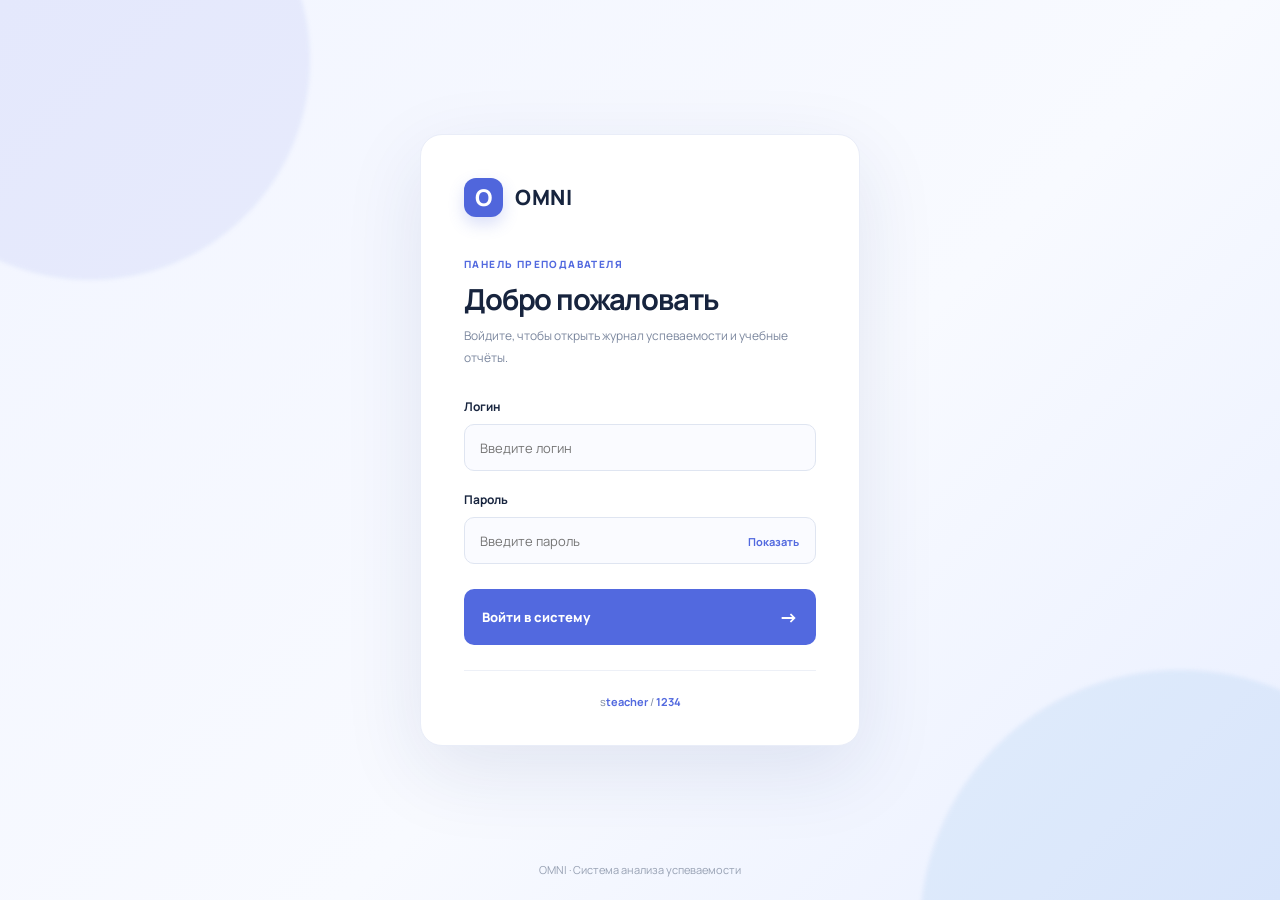
<file: index.html>
<!doctype html>
<html lang="ru">
<head>
  <meta charset="utf-8">
  <meta name="viewport" content="width=device-width, initial-scale=1">
  <title>OMNI</title>
  <script>
    window.location.replace(
      sessionStorage.getItem('omni_teacher_session') === '1'
        ? 'main.html'
        : 'login.html'
    );
  </script>
</head>
<body></body>
</html>
</file>
<file: styles.css>
@import url('https://fonts.googleapis.com/css2?family=Manrope:wght@400;500;600;700;800&display=swap');
:root {
    --ink: #17243e;
    --muted: #7b879e;
    --line: #e8edf4;
    --blue: #5269df;
    --blue2: #eaf0ff;
    --bg: #f6f8fc;
    --white: #fff;
    --green: #169f75;
    --amber: #df9f26;
    --red: #d85c62;
    --shadow: 0 9px 28px rgba(26,42,85,.035)
}

* {
    box-sizing: border-box
}

body {
    margin: 0;
    color: var(--ink);
    background: var(--bg);
    font-family: Manrope,'Segoe UI',sans-serif;
    font-size: 13px
}

button,input,select {
    font: inherit
}

button {
    cursor: pointer
}

.app {
    display: flex;
    min-height: 100vh
}

.sidebar {
    width: 252px;
    flex-shrink: 0;
    background: #fff;
    border-right: 1px solid var(--line);
    padding: 26px 16px 19px;
    display: flex;
    flex-direction: column;
    position: sticky;
    top: 0;
    height: 100vh
}

.brand {
    display: flex;
    align-items: center;
    gap: 11px;
    padding: 0 13px
}

.brandmark {
    width: 39px;
    height: 39px;
    border-radius: 12px;
    background: #5066dc;
    color: white;
    display: grid;
    place-items: center;
    font-weight: 800;
    font-size: 23px;
    box-shadow: 0 7px 16px #5269df36
}

.brand strong {
    display: block;
    font-size: 21px;
    letter-spacing: 1.8px;
    line-height: 1.2
}

.brand small,.side-profile small {
    display: block;
    color: #98a1b2;
    font-size: 10px
}

.side-caption {
    font-size: 9px;
    color: #acb5c5;
    font-weight: 800;
    letter-spacing: 1.4px;
    margin: 54px 14px 15px
}

#nav {
    display: grid;
    gap: 5px
}

.navitem {
    border: 0;
    background: none;
    text-align: left;
    padding: 13px 16px;
    border-radius: 10px;
    font-weight: 700;
    color: #758198;
    display: flex;
    align-items: center;
    gap: 12px;
    transition: .15s
}

.navitem span {
    font-size: 20px;
    font-weight: 400;
    line-height: 1;
    width: 24px;
    text-align: center
}

.navitem:hover {
    background: #f5f7fd;
    color: #4359bc
}

.navitem.active {
    background: #eaf0ff;
    color: #425ad0
}

.sidebar-bottom {
    margin-top: auto
}

.demo-chip {
    margin: 15px 8px;
    background: #f3f8f7;
    border: 1px solid #e8f0ed;
    border-radius: 9px;
    padding: 12px;
    color: #628378;
    font-size: 10px;
    font-weight: 800
}

.statusdot {
    display: inline-block;
    width: 7px;
    height: 7px;
    background: #49bc91;
    border-radius: 50%;
    margin-right: 6px
}

.small-link {
    background: none;
    border: 0;
    color: #8995ac;
    margin: 0 11px 15px;
    font-size: 11px
}

.side-profile {
    border-top: 1px solid var(--line);
    padding: 20px 8px 0;
    display: flex;
    gap: 10px;
    align-items: center
}

.side-profile b {
    font-size: 11px
}

.avatar {
    width: 34px;
    height: 34px;
    flex: none;
    background: #e6ebfc;
    color: #586bcc;
    border-radius: 11px;
    display: grid;
    place-items: center;
    font-weight: 800
}

.dots {
    margin-left: auto;
    color: #b1baca
}

.main {
    flex: 1;
    min-width: 0;
    display: flex;
    flex-direction: column
}

.topbar {
    height: 72px;
    display: flex;
    align-items: center;
    justify-content: space-between;
    border-bottom: 1px solid var(--line);
    background: #fff;
    padding: 0 42px
}

.crumb {
    color: #9ba4b5;
    font-size: 12px
}

.crumb span {
    margin: 0 12px;
    color: #d3d9e3
}

.crumb b {
    color: #37445d
}

.top-right {
    display: flex;
    align-items: center;
    gap: 18px
}

.date-pill {
    background: #f6f8fd;
    color: #7e89a0;
    border-radius: 8px;
    padding: 10px 15px;
    font-size: 11px;
    font-weight: 700
}

.top-avatar {
    width: 33px;
    height: 33px
}

.workspace {
    padding: 37px 42px;
    max-width: 1580px;
    width: 100%;
    margin: auto;
    flex: 1
}

.page-head {
    display: flex;
    justify-content: space-between;
    align-items: end;
    gap: 15px;
    margin-bottom: 28px
}

.eyebrow {
    font-size: 10px;
    letter-spacing: 1.7px;
    color: #7181dc;
    font-weight: 800;
    margin-bottom: 12px
}

h1 {
    font-size: 28px;
    letter-spacing: -.9px;
    margin: 0 0 8px;
    line-height: 1.25
}

p {
    color: var(--muted);
    margin: 0;
    line-height: 1.7
}

.head-actions {
    display: flex;
    gap: 10px;
    flex-wrap: wrap
}

.btn {
    border: 1px solid var(--line);
    border-radius: 10px;
    background: white;
    color: #495974;
    padding: 11px 16px;
    font-weight: 800;
    font-size: 11px;
    display: inline-flex;
    align-items: center;
    gap: 8px;
    justify-content: center;
    white-space: nowrap;
    box-shadow: var(--shadow)
}

.btn:hover {
    border-color: #a8b5ef
}

.btn.primary {
    background: var(--blue);
    border-color: var(--blue);
    color: white;
    box-shadow: 0 7px 18px #5269df30
}

.btn.primary:hover {
    background: #4057cd
}

.btn:disabled {
    opacity: .45;
    cursor: not-allowed
}

.stats {
    display: grid;
    grid-template-columns: repeat(4,minmax(0,1fr));
    gap: 17px;
    margin-bottom: 21px
}

.stat {
    background: #fff;
    border: 1px solid var(--line);
    border-radius: 14px;
    padding: 23px 23px 19px;
    min-width: 0;
    box-shadow: var(--shadow)
}

.stat-top {
    display: flex;
    justify-content: space-between;
    align-items: center;
    color: #8590a3;
    font-size: 11px;
    font-weight: 700
}

.stat-icon {
    width: 32px;
    height: 32px;
    border-radius: 10px;
    background: #eef1ff;
    color: #6374df;
    display: grid;
    place-items: center;
    font-size: 17px
}

.stat-icon.green {
    background: #e9f9f2;
    color: var(--green)
}

.stat-icon.amber {
    background: #fff6e8;
    color: var(--amber)
}

.stat-icon.red {
    background: #ffeff0;
    color: var(--red)
}

.stat-value {
    font-size: 30px;
    letter-spacing: -1.3px;
    font-weight: 800;
    margin-top: 13px
}

.stat-note {
    color: #9aa4b4;
    font-size: 10px;
    margin-top: 6px
}

.layout-two {
    display: grid;
    grid-template-columns: 1.6fr 1fr;
    gap: 20px
}

.panel {
    background: white;
    border: 1px solid var(--line);
    border-radius: 14px;
    box-shadow: var(--shadow);
    overflow: hidden
}

.panel-head {
    display: flex;
    justify-content: space-between;
    align-items: center;
    padding: 23px 24px 18px;
    gap: 12px
}

.panel-head h2 {
    font-size: 14px;
    letter-spacing: -.2px;
    margin: 0
}

.panel-head small {
    color: #a0aabd
}

.panel-body {
    padding: 10px 24px 24px
}

.link {
    border: 0;
    background: none;
    color: var(--blue);
    font-weight: 800;
    font-size: 11px
}

.table-wrap {
    width: 100%;
    overflow: auto
}

table {
    border-collapse: collapse;
    width: 100%;
    text-align: left;
    white-space: nowrap
}

th {
    font-size: 10px;
    letter-spacing: .2px;
    color: #9ba6b8;
    text-transform: uppercase;
    background: #fafbfe;
    padding: 15px 18px;
    font-weight: 800
}

td {
    border-top: 1px solid #f0f2f6;
    padding: 15px 18px;
    color: #59667e;
    font-size: 11px
}

td strong {
    color: #283650;
    font-weight: 800
}

.panel table th:first-child,.panel table td:first-child {
    padding-left: 24px
}

.panel table th:last-child,.panel table td:last-child {
    padding-right: 24px
}

.tag {
    display: inline-flex;
    align-items: center;
    justify-content: center;
    font-size: 10px;
    font-weight: 800;
    padding: 6px 9px;
    border-radius: 7px;
    background: #f0f2f6;
    color: #788397
}

.tag.success {
    color: #168d6b;
    background: #e8f8f1
}

.tag.warning {
    color: #b17c18;
    background: #fff5df
}

.tag.danger {
    color: #c14e56;
    background: #fff0f0
}

.tag.blue {
    background: #edf1ff;
    color: #6474d0
}

.grade {
    font-weight: 800;
    width: 27px;
    height: 27px;
    display: inline-grid;
    place-items: center;
    border-radius: 8px
}

.grade.g5 {
    background: #e6f9f1;
    color: #15956b
}

.grade.g4 {
    background: #eaf0ff;
    color: #566bda
}

.grade.g3 {
    background: #fff5dd;
    color: #c58b1a
}

.grade.g2 {
    background: #fff0f0;
    color: #d05b63
}

.grade.empty {
    background: #f2f4f8;
    color: #a4adbe
}

.grade.text {
    width: auto;
    padding: 0 8px;
    font-size: 10px
}

.chart {
    height: 220px;
    display: flex;
    align-items: end;
    gap: 18px;
    justify-content: space-around;
    border-bottom: 1px solid #e8edf4;
    margin-top: 15px;
    padding: 0 8px
}

.bar-col {
    height: 100%;
    flex: 1;
    max-width: 55px;
    display: flex;
    flex-direction: column;
    align-items: center;
    justify-content: end;
    gap: 8px
}

.bar {
    width: 100%;
    border-radius: 7px 7px 0 0;
    background: linear-gradient(180deg,#8ca0f5,#586fdf);
    min-height: 4px
}

.bar-col b {
    font-size: 10px;
    color: #4e5e7a
}

.chart-labels {
    display: flex;
    justify-content: space-around;
    margin-top: 12px;
    color: #99a5b9;
    font-size: 10px
}

.activity {
    display: flex;
    flex-direction: column;
    gap: 23px
}

.activity-item {
    display: flex;
    align-items: flex-start;
    gap: 12px
}

.activity-icon {
    width: 34px;
    height: 34px;
    background: #edf1fe;
    border-radius: 10px;
    display: grid;
    place-items: center;
    color: #6275d7;
    font-size: 15px;
    flex: none
}

.activity-icon.green {
    background: #e9f8f2;
    color: var(--green)
}

.activity-icon.amber {
    background: #fff6e7;
    color: #ca962b
}

.activity-item strong {
    display: block;
    color: #3d4a63;
    font-size: 11px
}

.activity-item p {
    font-size: 10px;
    margin-top: 5px
}

.toolbar {
    display: flex;
    gap: 10px;
    flex-wrap: wrap;
    align-items: center;
    margin-bottom: 17px
}

.field {
    border: 1px solid #e6eaf2;
    border-radius: 9px;
    padding: 12px 13px;
    background: #fff;
    color: #526079;
    outline: none;
    min-width: 145px;
    font-size: 11px
}

.field:focus {
    border-color: #8191e9;
    box-shadow: 0 0 0 3px #e7ecff
}

.search {
    min-width: 230px;
    flex: 1
}

.filter-note {
    margin-left: auto;
    color: #a0aabe;
    font-size: 10px
}

.table-panel {
    margin-top: 5px
}

.table-footer {
    padding: 17px 24px;
    border-top: 1px solid var(--line);
    display: flex;
    justify-content: space-between;
    color: #9aa5b7;
    font-size: 10px;
    gap: 8px
}

.group-grid {
    display: grid;
    grid-template-columns: repeat(3,1fr);
    gap: 17px
}

.group-card {
    background: white;
    border: 1px solid var(--line);
    padding: 23px;
    border-radius: 13px;
    text-align: left;
    box-shadow: var(--shadow);
    transition: .2s
}

.group-card:hover {
    border-color: #9bacf0;
    transform: translateY(-2px)
}

.group-card h3 {
    margin: 0;
    font-size: 17px
}

.group-card p {
    font-size: 11px;
    margin: 8px 0 20px
}

.group-meta {
    display: flex;
    justify-content: space-between;
    border-top: 1px solid var(--line);
    padding-top: 17px;
    color: #9aa6b5;
    font-size: 10px
}

.group-meta strong {
    color: #4f607d
}

.progress {
    height: 6px;
    background: #edf1f8;
    border-radius: 20px;
    overflow: hidden;
    margin-top: 14px
}

.progress>div {
    height: 100%;
    background: #5e75e0;
    border-radius: 20px
}

.subject-name {
    display: flex;
    align-items: center;
    gap: 10px
}

.sub-icon {
    width: 31px;
    height: 31px;
    border-radius: 8px;
    background: #eef1ff;
    color: #5a6eda;
    display: grid;
    place-items: center;
    font-size: 15px
}

.import-zone {
    background: #fafbff;
    border: 2px dashed #d8e0f4;
    border-radius: 14px;
    padding: 40px 24px;
    text-align: center;
    cursor: pointer;
    transition: .2s
}

.import-zone:hover,.import-zone.dragover {
    background: #f3f6ff;
    border-color: #788bea
}

.upload-icon {
    width: 58px;
    height: 58px;
    border-radius: 16px;
    background: #e8eeff;
    color: #5d73dd;
    display: grid;
    place-items: center;
    font-size: 28px;
    margin: 0 auto 15px
}

.import-zone h3 {
    margin: 0 0 8px;
    font-size: 15px
}

.import-zone p {
    font-size: 11px
}

.import-zone input {
    display: none
}

.form-row {
    display: grid;
    grid-template-columns: 1fr 1fr;
    gap: 14px;
    margin-top: 19px
}

.form-group {
    display: flex;
    flex-direction: column;
    gap: 8px
}

.form-group label {
    font-weight: 800;
    font-size: 11px;
    color: #64738c
}

.form-group .field {
    width: 100%
}

.hint {
    font-size: 11px;
    padding: 15px;
    background: #f4f7ff;
    border-radius: 10px;
    color: #6478b0;
    line-height: 1.7;
    margin-top: 18px
}

.mini-list {
    display: grid;
    gap: 10px
}

.mini-list>div {
    display: flex;
    justify-content: space-between;
    background: #f8faff;
    border-radius: 8px;
    padding: 12px 14px;
    color: #6b7890
}

.empty-state {
    text-align: center;
    color: #95a0b4;
    padding: 50px 20px
}

.empty-state b {
    display: block;
    color: #5e6b85;
    margin-bottom: 7px
}

.modal-cover {
    position: fixed;
    inset: 0;
    background: #13224085;
    z-index: 30;
    display: grid;
    place-items: center;
    padding: 20px
}

.modal {
    width: min(460px,100%);
    background: white;
    border-radius: 17px;
    padding: 26px;
    box-shadow: 0 20px 60px #13224039
}

.modal h2 {
    margin: 0 0 8px
}

.modal p {
    margin-bottom: 19px
}

.modal-actions {
    display: flex;
    justify-content: flex-end;
    gap: 9px;
    margin-top: 24px
}

.modal input,.modal select {
    width: 100%
}

.modal .form-group {
    margin-bottom: 13px
}

#toast {
    position: fixed;
    bottom: 23px;
    right: 25px;
    background: #243352;
    color: white;
    padding: 13px 19px;
    border-radius: 10px;
    box-shadow: 0 8px 25px #23324a30;
    opacity: 0;
    transform: translateY(15px);
    transition: .2s;
    pointer-events: none;
    z-index: 40
}

#toast.show {
    opacity: 1;
    transform: translateY(0)
}

.split-kpi {
    display: flex;
    gap: 12px;
    flex-wrap: wrap
}

.split-kpi .tag {
    font-size: 11px;
    padding: 9px 13px
}

.note {
    color: #9aa6ba;
    font-size: 10px
}

.editable {
    color: #546cda;
    background: #f0f3ff;
    border: none;
    border-radius: 6px;
    padding: 7px 9px;
    font-weight: 800
}

footer {
    padding: 18px 42px;
    color: #a0abbd;
    font-size: 10px;
    display: flex;
    justify-content: space-between;
    border-top: 1px solid #e9edf5
}

footer span {
    color: #b5becd
}

@media(max-width:1100px) {
    .stats {
        grid-template-columns: repeat(2,1fr)
    }

    .layout-two {
        grid-template-columns: 1fr
    }

    .group-grid {
        grid-template-columns: repeat(2,1fr)
    }

}

@media(max-width:750px) {
    .app {
        display: block
    }

    .sidebar {
        width: 100%;
        height: auto;
        position: static;
        padding: 15px
    }

    .brand {
        margin-bottom: 12px
    }

    .side-caption,.sidebar-bottom {
        display: none
    }

    #nav {
        display: flex;
        overflow: auto
    }

    .navitem {
        white-space: nowrap;
        padding: 10px
    }

    .topbar {
        padding: 0 19px;
        height: 56px
    }

    .workspace {
        padding: 26px 17px
    }

    .page-head {
        align-items: start;
        flex-direction: column
    }

    .stats,.group-grid {
        grid-template-columns: 1fr
    }

    .form-row {
        grid-template-columns: 1fr
    }

    footer {
        padding: 15px;
        display: block
    }

    .date-pill {
        display: none
    }

    h1 {
        font-size: 25px
    }

}

/* Страница входа */
[hidden] {
    display: none !important;
}

.login-screen {
    position: relative;
    min-height: 100vh;
    padding: 48px 20px 68px;
    display: flex;
    align-items: center;
    justify-content: center;
    overflow: hidden;
    background: linear-gradient(135deg, #f2f5ff 0%, #f8faff 57%, #e9efff 100%);
}

.login-decoration {
    position: absolute;
    border-radius: 50%;
    filter: blur(2px);
    pointer-events: none;
}

.login-decoration-one {
    width: 440px;
    height: 440px;
    left: -130px;
    top: -160px;
    background: rgba(94, 115, 222, .09);
}

.login-decoration-two {
    width: 520px;
    height: 520px;
    right: -160px;
    bottom: -290px;
    background: rgba(83, 156, 219, .11);
}

.login-card {
    position: relative;
    z-index: 1;
    width: min(100%, 440px);
    padding: 43px 43px 33px;
    background: white;
    border: 1px solid #e9edf8;
    border-radius: 22px;
    box-shadow: 0 25px 80px rgba(30, 53, 115, .10);
}

.login-logo {
    display: flex;
    align-items: center;
    gap: 12px;
    font-size: 21px;
    font-weight: 800;
    letter-spacing: .03em;
}

.login-logo .brandmark {
    flex: 0 0 auto;
}

.login-label {
    margin-top: 40px;
    color: #5269df;
    font-size: 10px;
    letter-spacing: .14em;
    font-weight: 800;
}

.login-card h1 {
    margin: 10px 0 8px;
    font-size: 29px;
    letter-spacing: -.04em;
}

.login-description {
    margin: 0 0 30px;
    color: #7b879e;
    font-size: 12px;
    line-height: 1.8;
}

#login-form {
    display: flex;
    flex-direction: column;
}

#login-form label {
    margin: 0 0 9px;
    font-size: 12px;
    font-weight: 700;
}

#login-form input {
    width: 100%;
    height: 47px;
    padding: 0 15px;
    background: #fafbff;
    border: 1px solid #dfe5f1;
    outline: none;
    border-radius: 10px;
    color: #17243e;
    font-size: 13px;
    transition: border-color .2s, box-shadow .2s;
}

#login-form input:focus {
    border-color: #5269df;
    box-shadow: 0 0 0 3px rgba(82,105,223,.10);
}

#login-username {
    margin-bottom: 20px;
}

.password-wrap {
    position: relative;
}

.password-wrap input {
    padding-right: 105px !important;
}

.password-toggle {
    position: absolute;
    top: 50%;
    right: 10px;
    transform: translateY(-50%);
    padding: 8px 7px;
    border: 0;
    background: transparent;
    color: #5269df;
    font-size: 11px;
    font-weight: 700;
}

.login-error {
    margin: 14px 0 0;
    color: #c94553;
    font-size: 12px;
}

.login-submit {
    width: 100%;
    margin-top: 25px;
    padding: 15px 18px;
    display: flex;
    justify-content: space-between;
    align-items: center;
    border: 0;
    border-radius: 10px;
    background: #5269df;
    color: white;
    font-size: 13px;
    font-weight: 800;
    transition: background .2s, transform .2s;
}

.login-submit:hover {
    background: #4155c0;
    transform: translateY(-1px);
}

.login-submit span {
    font-size: 19px;
}

.login-helper {
    text-align: center;
    margin: 25px 0 0;
    padding-top: 22px;
    border-top: 1px solid #edf0f7;
    color: #7b879e;
    font-size: 11px;
}

.login-helper strong {
    color: #5269df;
}

.login-copyright {
    position: absolute;
    bottom: 20px;
    color: #97a1b3;
    font-size: 11px;
}

.logout-button {
    margin-left: auto;
    padding: 8px 11px;
    border: none;
    border-radius: 8px;
    background: #f3f5ff;
    color: #5269df;
    font-size: 21px;
    line-height: 1;
    transition: background .2s;
}

.logout-button:hover {
    background: #e2e8ff;
}

@media (max-width: 520px) {
    .login-card {
        padding: 32px 24px;
    }

    .login-card h1 {
        font-size: 25px;
    }

}
</file>
